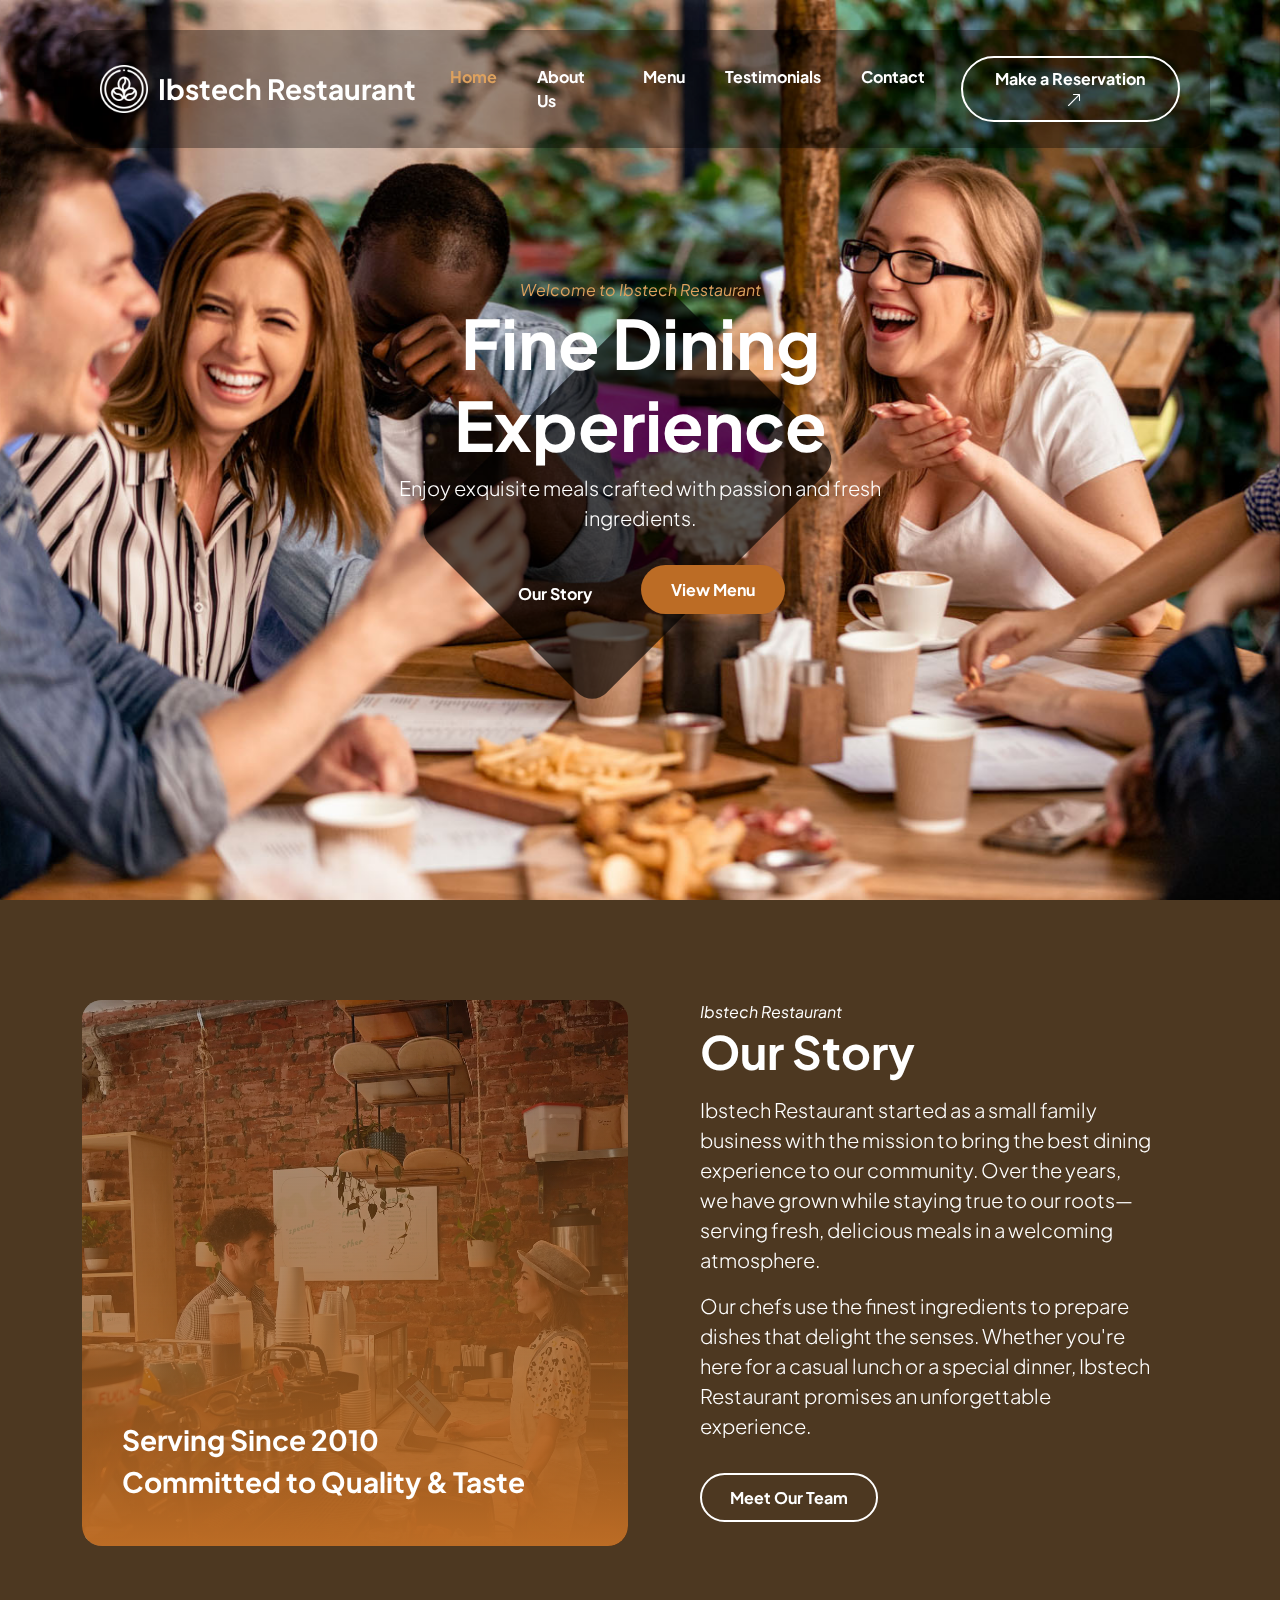
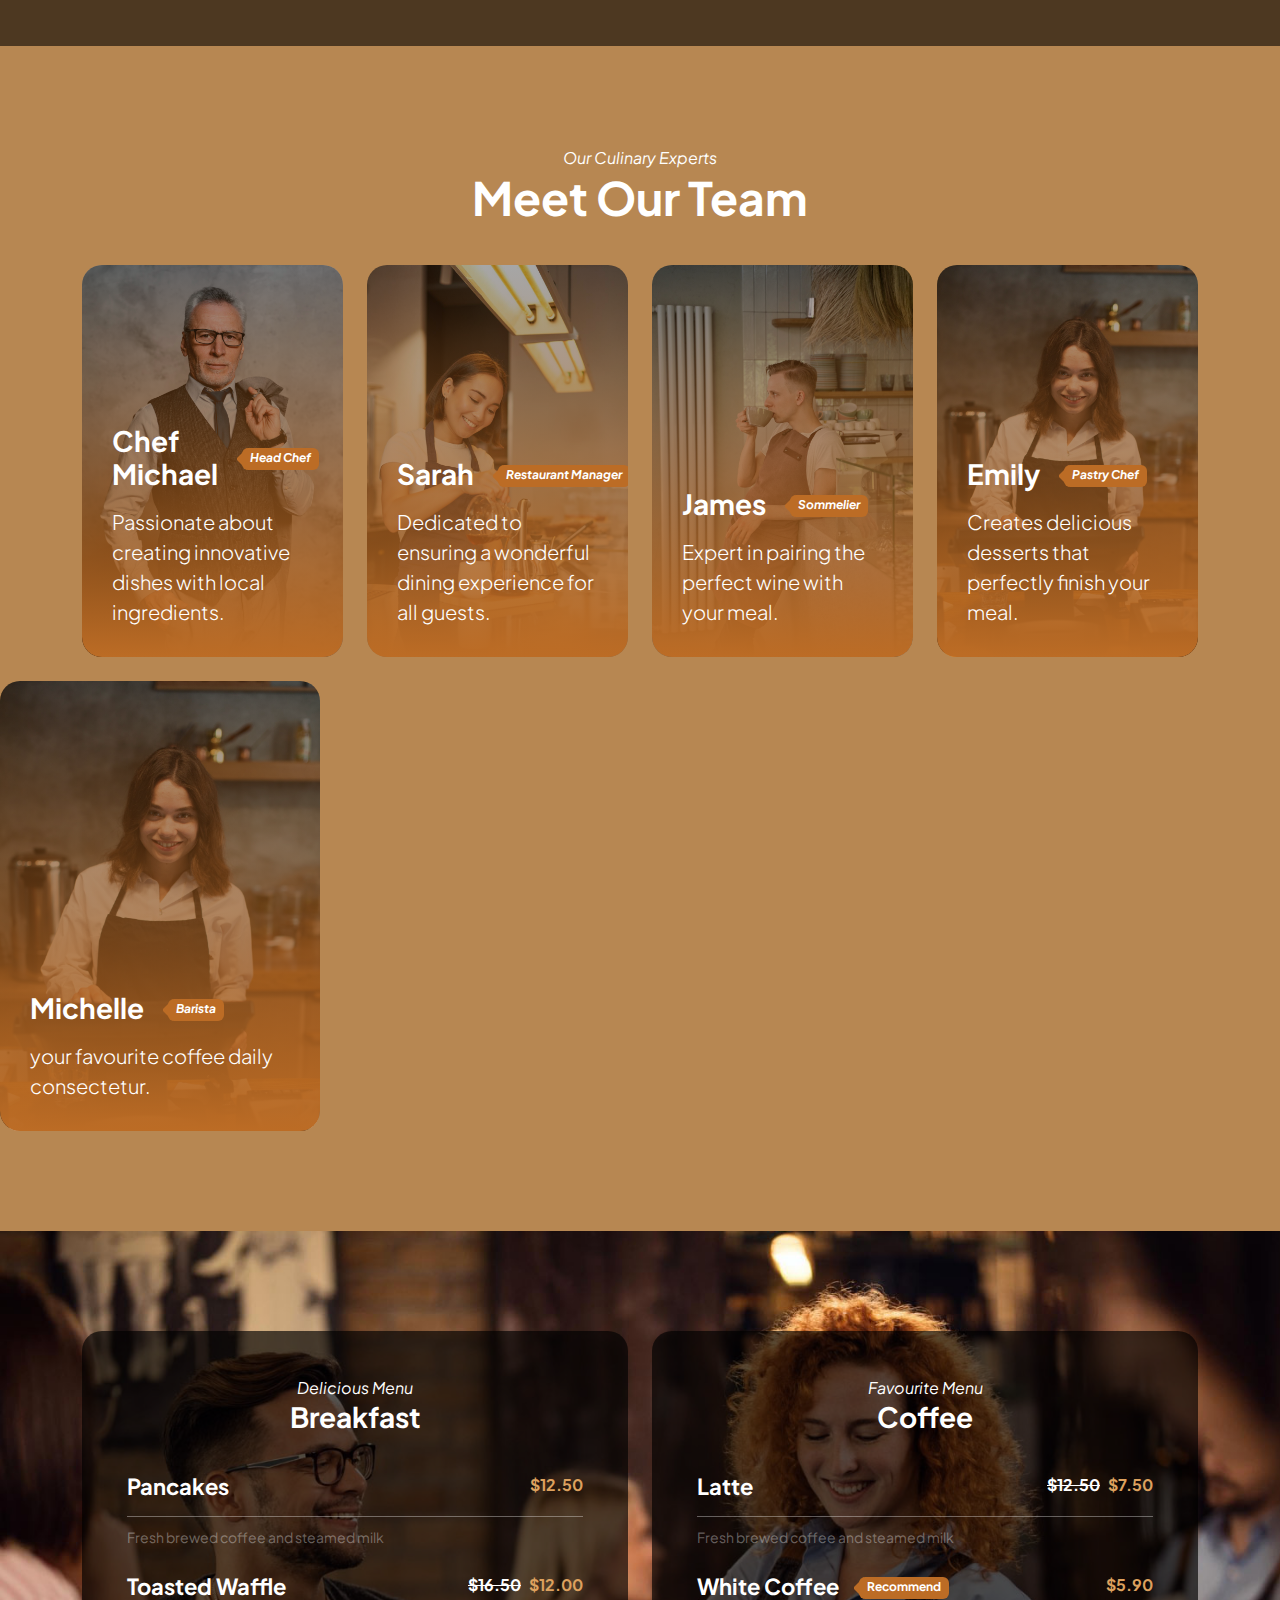
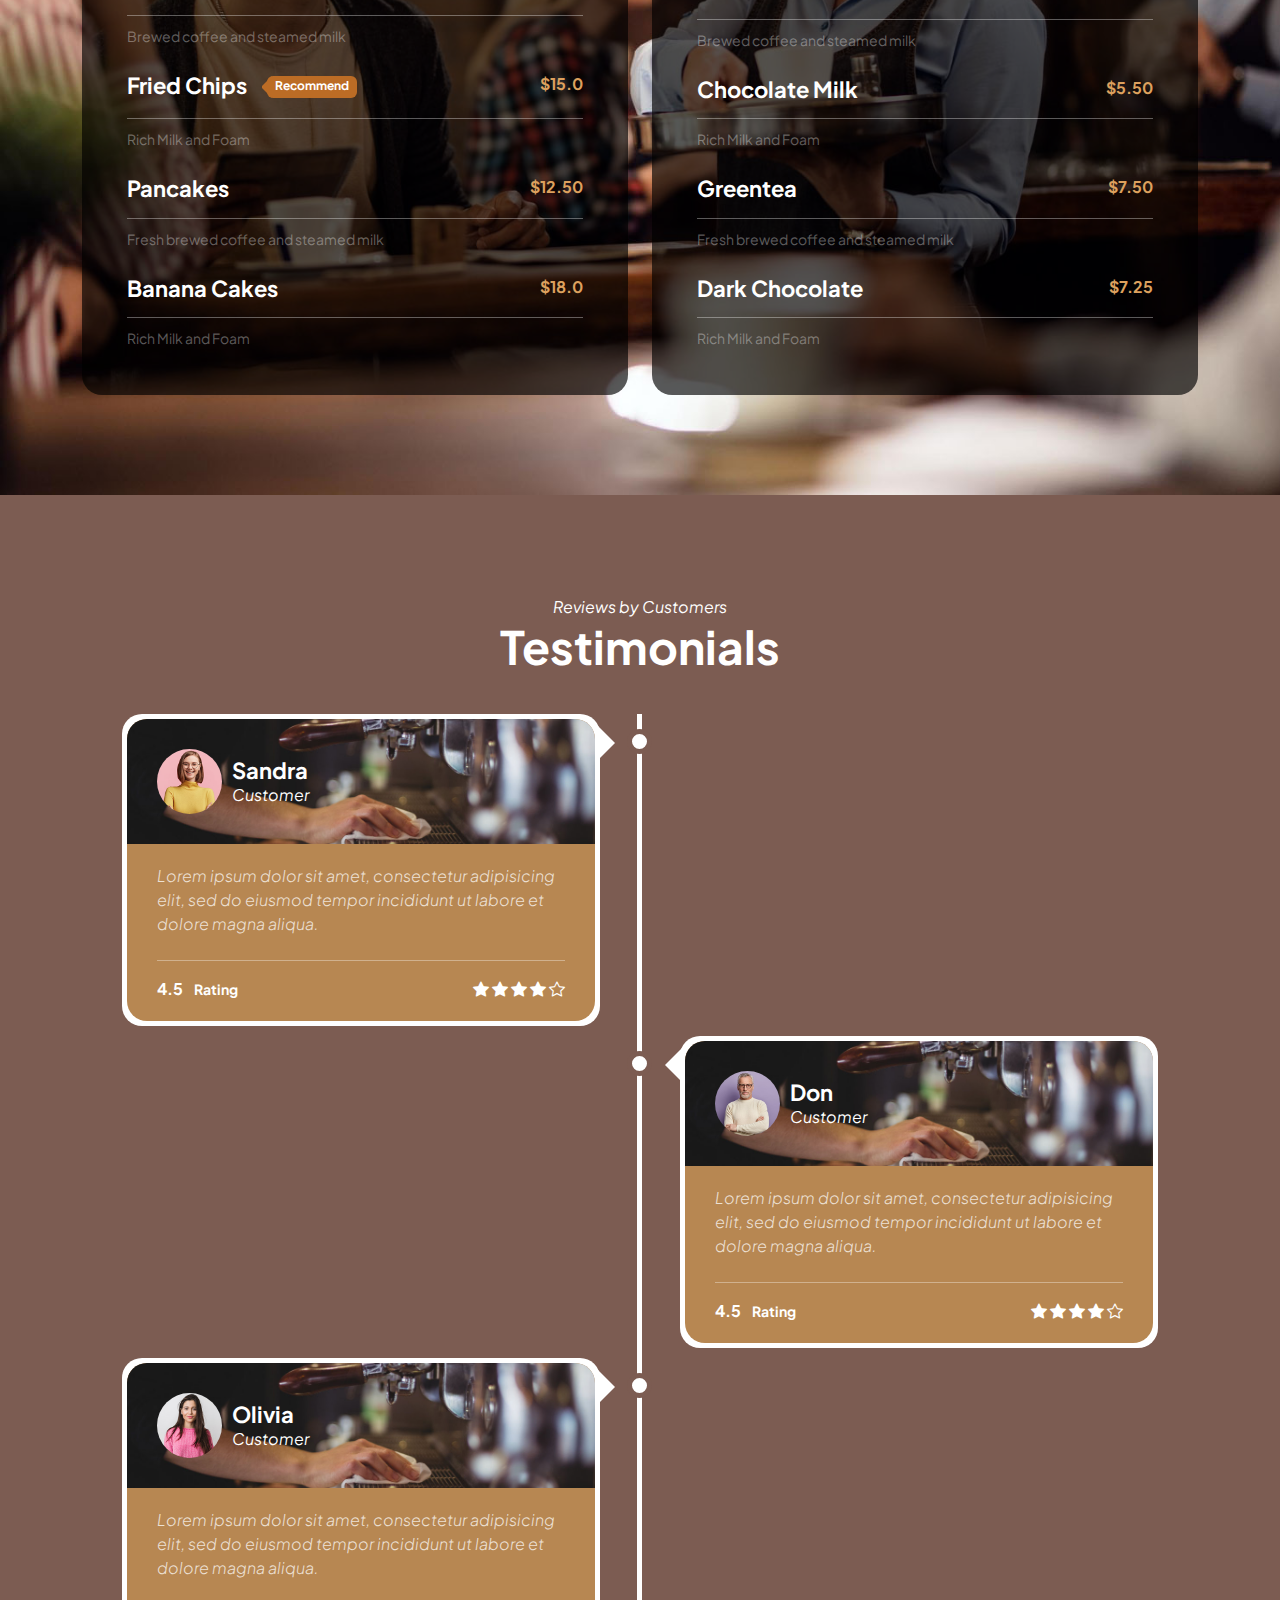
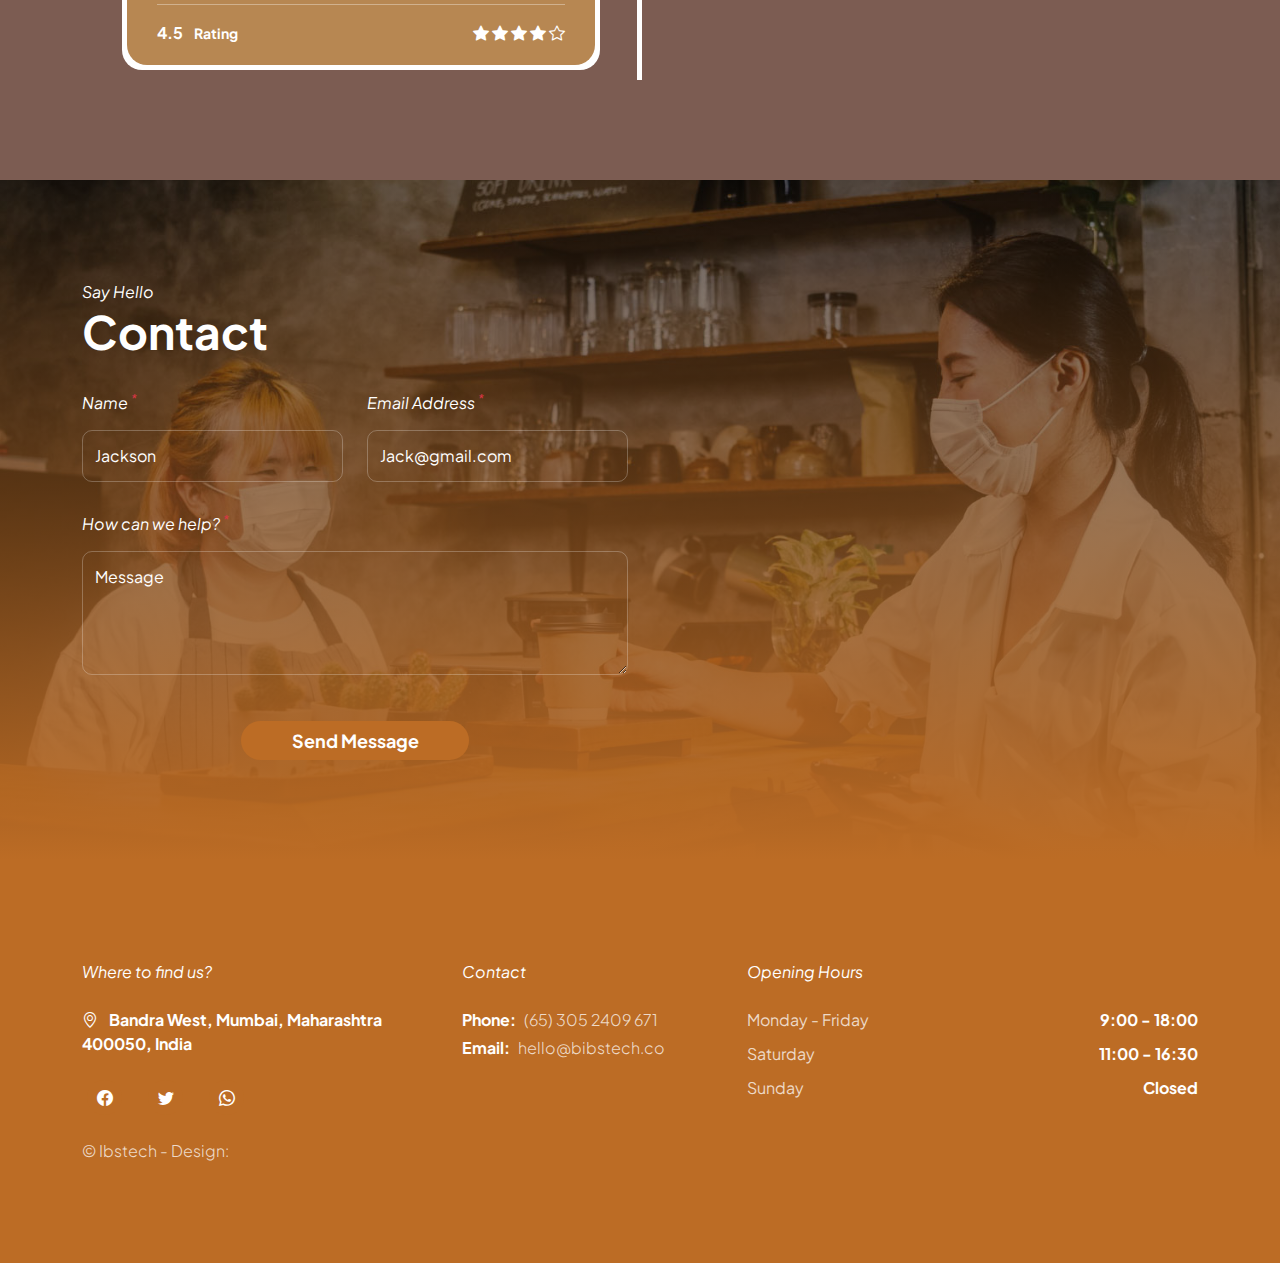
<file: index.html>
<!doctype html>
<html lang="en">
<head>
    <meta charset="utf-8" />
    <meta name="viewport" content="width=device-width, initial-scale=1" />
    <meta name="description" content="Ibstech Restaurant - Fine Dining Experience" />
    <meta name="author" content="Ibstech" />

    <title>Ibstech Restaurant</title>

    <!-- CSS FILES -->                
    <link rel="preconnect" href="https://fonts.googleapis.com" />
    <link rel="preconnect" href="https://fonts.gstatic.com" crossorigin />
    <link href="https://fonts.googleapis.com/css2?family=Plus+Jakarta+Sans:ital,wght@0,200;0,400;0,600;0,700;1,200;1,700&display=swap" rel="stylesheet" />
    <link href="css/bootstrap.min.css" rel="stylesheet" />
    <link href="css/bootstrap-icons.css" rel="stylesheet" />
    <link href="css/vegas.min.css" rel="stylesheet" />
    <link href="css/ibstech.css" rel="stylesheet" />
</head>

<body>

    <main>
        <nav class="navbar navbar-expand-lg">
            <div class="container">
                <a class="navbar-brand d-flex align-items-center" href="index.html">
                    <img src="images/coffee-beans.png" class="navbar-brand-image img-fluid" alt="Ibstech Restaurant" />
                    Ibstech Restaurant
                </a>

                <button class="navbar-toggler" type="button" data-bs-toggle="collapse" data-bs-target="#navbarNav" 
                        aria-controls="navbarNav" aria-expanded="false" aria-label="Toggle navigation">
                    <span class="navbar-toggler-icon"></span>
                </button>

                <div class="collapse navbar-collapse" id="navbarNav">
                    <ul class="navbar-nav ms-lg-auto">
                        <li class="nav-item">
                            <a class="nav-link click-scroll" href="#section_1">Home</a>
                        </li>

                        <li class="nav-item">
                            <a class="nav-link click-scroll" href="#section_2">About Us</a>
                        </li>

                        <li class="nav-item">
                            <a class="nav-link click-scroll" href="#section_3">Menu</a>
                        </li>

                        <li class="nav-item">
                            <a class="nav-link click-scroll" href="#section_4">Testimonials</a>
                        </li>

                        <li class="nav-item">
                            <a class="nav-link click-scroll" href="#section_5">Contact</a>
                        </li>
                    </ul>

                    <div class="ms-lg-3">
                        <a class="btn custom-btn custom-border-btn" href="reservation.html">
                            Make a Reservation
                            <i class="bi-arrow-up-right ms-2"></i>
                        </a>
                    </div>
                </div>
            </div>
        </nav>

        <section class="hero-section d-flex justify-content-center align-items-center" id="section_1">
            <div class="container">
                <div class="row align-items-center">

                    <div class="col-lg-6 col-12 mx-auto">
                        <em class="small-text">Welcome to Ibstech Restaurant</em>
                        <h1>Fine Dining Experience</h1>

                        <p class="text-white mb-4 pb-lg-2">
                            Enjoy exquisite meals crafted with passion and fresh ingredients.
                        </p>

                        <a class="btn custom-btn custom-border-btn smoothscroll me-3" href="#section_2">
                            Our Story
                        </a>

                        <a class="btn custom-btn smoothscroll me-2 mb-2" href="#section_3"><strong>View Menu</strong></a>
                    </div>

                </div>
            </div>

            <div class="hero-slides"></div>
        </section>

        <section class="about-section section-padding" id="section_2">
            <div class="section-overlay"></div>
            <div class="container">
                <div class="row align-items-center">

                    <div class="col-lg-6 col-12">
                        <div class="ratio ratio-1x1">
                            <video autoplay loop muted class="custom-video" poster="">
                                <source src="videos/pexels-mike-jones-9046237.mp4" type="video/mp4" />
                                Your browser does not support the video tag.
                            </video>

                            <div class="about-video-info d-flex flex-column">
                                <h4 class="mt-auto">Serving Since 2010</h4>
                                <h4>Committed to Quality & Taste</h4>
                            </div>
                        </div>
                    </div>

                    <div class="col-lg-5 col-12 mt-4 mt-lg-0 mx-auto">
                        <em class="text-white">Ibstech Restaurant</em>
                        <h2 class="text-white mb-3">Our Story</h2>

                        <p class="text-white">
                            Ibstech Restaurant started as a small family business with the mission to bring the best dining experience to our community. Over the years, we have grown while staying true to our roots—serving fresh, delicious meals in a welcoming atmosphere.
                        </p>

                        <p class="text-white">
                            Our chefs use the finest ingredients to prepare dishes that delight the senses. Whether you're here for a casual lunch or a special dinner, Ibstech Restaurant promises an unforgettable experience.
                        </p>

                        <a href="#team-section" class="smoothscroll btn custom-btn custom-border-btn mt-3 mb-4">Meet Our Team</a>
                    </div>

                </div>
            </div>
        </section>

        <section class="team-section section-padding section-bg" id="team-section">
            <div class="container">
                <div class="row justify-content-center">

                    <div class="col-lg-12 col-12 text-center mb-4 pb-lg-2">
                        <em class="text-white">Our Culinary Experts</em>
                        <h2 class="text-white">Meet Our Team</h2>
                    </div>

                    <div class="col-lg-3 col-md-6 col-12 mb-4">
                        <div class="team-block-wrap">
                            <div class="team-block-info d-flex flex-column">
                                <div class="d-flex mt-auto mb-3">
                                    <h4 class="text-white mb-0">Chef Michael</h4>
                                    <p class="badge ms-4"><em>Head Chef</em></p>
                                </div>
                                <p class="text-white mb-0">Passionate about creating innovative dishes with local ingredients.</p>
                            </div>
                            <div class="team-block-image-wrap">
                                <img src="images/team/portrait-elegant-old-man-wearing-suit.jpg" class="team-block-image img-fluid" alt="Chef Michael" />
                            </div>
                        </div>
                    </div>

                    <div class="col-lg-3 col-md-6 col-12 mb-4">
                        <div class="team-block-wrap">
                            <div class="team-block-info d-flex flex-column">
                                <div class="d-flex mt-auto mb-3">
                                    <h4 class="text-white mb-0">Sarah</h4>
                                    <p class="badge ms-4"><em>Restaurant Manager</em></p>
                                </div>
                                <p class="text-white mb-0">Dedicated to ensuring a wonderful dining experience for all guests.</p>
                            </div>
                            <div class="team-block-image-wrap">
                                <img src="images/team/cute-korean-barista-girl-pouring-coffee-prepare-filter-batch-brew-pour-working-cafe.jpg" class="team-block-image img-fluid" alt="Sarah" />
                            </div>
                        </div>
                    </div>

                    <div class="col-lg-3 col-md-6 col-12 mb-4">
                        <div class="team-block-wrap">
                            <div class="team-block-info d-flex flex-column">
                                <div class="d-flex mt-auto mb-3">
                                    <h4 class="text-white mb-0">James</h4>
                                    <p class="badge ms-4"><em>Sommelier</em></p>
                                </div>
                                <p class="text-white mb-0">Expert in pairing the perfect wine with your meal.</p>
                            </div>
                            <div class="team-block-image-wrap">
                                <img src="images/team/small-business-owner-drinking-coffee.jpg" class="team-block-image img-fluid" alt="James" />
                            </div>
                        </div>
                    </div>

                    <div class="col-lg-3 col-md-6 col-12 mb-4">
                        <div class="team-block-wrap">
                            <div class="team-block-info d-flex flex-column">
                                <div class="d-flex mt-auto mb-3">
                                    <h4 class="text-white mb-0">Emily</h4>
                                    <p class="badge ms-4"><em>Pastry Chef</em></p>
                                </div>
                                <p class="text-white mb-0">Creates delicious desserts that perfectly finish your meal.</p>
                            </div>
                            <div class="team-block-image-wrap">
                                <img src="images/team/smiley-business-woman-working-cashier.jpg" class="team-block-image img-fluid" alt="Emily" />
                            </div>
                        </div>
                    </div>

                </div>
            </div>
      





                            <div class="col-lg-3 col-md-6 col-12">
                                <div class="team-block-wrap">
                                    <div class="team-block-info d-flex flex-column">
                                        <div class="d-flex mt-auto mb-3">
                                            <h4 class="text-white mb-0">Michelle</h4>

                                            <p class="badge ms-4"><em>Barista</em></p>
                                        </div>

                                        <p class="text-white mb-0">your favourite coffee daily consectetur.</p>
                                    </div>

                                    <div class="team-block-image-wrap">
                                        <img src="images/team/smiley-business-woman-working-cashier.jpg" class="team-block-image img-fluid" alt="">
                                    </div>
                                </div>
                            </div>

                        </div>
                    </div>
                </section>


                <section class="menu-section section-padding" id="section_3">
                    <div class="container">
                        <div class="row">

                            <div class="col-lg-6 col-12 mb-4 mb-lg-0">
                                <div class="menu-block-wrap">
                                    <div class="text-center mb-4 pb-lg-2">
                                        <em class="text-white">Delicious Menu</em>
                                        <h4 class="text-white">Breakfast</h4>
                                    </div>

                                    <div class="menu-block">
                                        <div class="d-flex">
                                            <h6>Pancakes</h6>
                                        
                                            <span class="underline"></span>

                                            <strong class="ms-auto">$12.50</strong>
                                        </div>

                                        <div class="border-top mt-2 pt-2">
                                            <small>Fresh brewed coffee and steamed milk</small>
                                        </div>
                                    </div>

                                    <div class="menu-block my-4">
                                        <div class="d-flex">
                                            <h6>
                                                Toasted Waffle
                                            </h6>
                                        
                                            <span class="underline"></span>

                                            <strong class="text-white ms-auto"><del>$16.50</del></strong>

                                            <strong class="ms-2">$12.00</strong>
                                        </div>

                                        <div class="border-top mt-2 pt-2">
                                            <small>Brewed coffee and steamed milk</small>
                                        </div>
                                    </div>

                                    <div class="menu-block">
                                        <div class="d-flex">
                                            <h6>Fried Chips
                                                <span class="badge ms-3">Recommend</span>
                                            </h6>
                                        
                                            <span class="underline"></span>

                                            <strong class="ms-auto">$15.0</strong>
                                        </div>

                                        <div class="border-top mt-2 pt-2">
                                            <small>Rich Milk and Foam</small>
                                        </div>
                                    </div>

                                    <div class="menu-block my-4">
                                        <div class="d-flex">
                                            <h6>Pancakes</h6>
                                        
                                            <span class="underline"></span>

                                            <strong class="ms-auto">$12.50</strong>
                                        </div>

                                        <div class="border-top mt-2 pt-2">
                                            <small>Fresh brewed coffee and steamed milk</small>
                                        </div>
                                    </div>

                                    <div class="menu-block">
                                        <div class="d-flex">
                                            <h6>Banana Cakes</h6>
                                        
                                            <span class="underline"></span>

                                            <strong class="ms-auto">$18.0</strong>
                                        </div>

                                        <div class="border-top mt-2 pt-2">
                                            <small>Rich Milk and Foam</small>
                                        </div>
                                    </div>
                                </div>
                            </div>

                            <div class="col-lg-6 col-12">
                                <div class="menu-block-wrap">
                                    <div class="text-center mb-4 pb-lg-2">
                                        <em class="text-white">Favourite Menu</em>
                                        <h4 class="text-white">Coffee</h4>
                                    </div>

                                    <div class="menu-block">
                                        <div class="d-flex">
                                            <h6>Latte</h6>
                                        
                                            <span class="underline"></span>

                                            <strong class="text-white ms-auto"><del>$12.50</del></strong>

                                            <strong class="ms-2">$7.50</strong>
                                        </div>

                                        <div class="border-top mt-2 pt-2">
                                            <small>Fresh brewed coffee and steamed milk</small>
                                        </div>
                                    </div>

                                    <div class="menu-block my-4">
                                        <div class="d-flex">
                                            <h6>
                                                White Coffee
                                                <span class="badge ms-3">Recommend</span>
                                            </h6>
                                        
                                            <span class="underline"></span>

                                            <strong class="ms-auto">$5.90</strong>
                                        </div>

                                        <div class="border-top mt-2 pt-2">
                                            <small>Brewed coffee and steamed milk</small>
                                        </div>
                                    </div>

                                    <div class="menu-block">
                                        <div class="d-flex">
                                            <h6>Chocolate Milk</h6>
                                        
                                            <span class="underline"></span>

                                            <strong class="ms-auto">$5.50</strong>
                                        </div>

                                        <div class="border-top mt-2 pt-2">
                                            <small>Rich Milk and Foam</small>
                                        </div>
                                    </div>

                                    <div class="menu-block my-4">
                                        <div class="d-flex">
                                            <h6>Greentea</h6>
                                        
                                            <span class="underline"></span>

                                            <strong class="ms-auto">$7.50</strong>
                                        </div>

                                        <div class="border-top mt-2 pt-2">
                                            <small>Fresh brewed coffee and steamed milk</small>
                                        </div>
                                    </div>

                                    <div class="menu-block">
                                        <div class="d-flex">
                                            <h6>Dark Chocolate</h6>
                                        
                                            <span class="underline"></span>

                                            <strong class="ms-auto">$7.25</strong>
                                        </div>

                                        <div class="border-top mt-2 pt-2">
                                            <small>Rich Milk and Foam</small>
                                        </div>
                                    </div>
                                </div>
                            </div>

                        </div>
                    </div>
                </section>


            <section class="reviews-section section-padding section-bg" id="section_4">
    <div class="container">
        <div class="row justify-content-center">

            <div class="col-lg-12 col-12 text-center mb-4 pb-lg-2">
                <em class="text-white">Reviews by Customers</em>
                <h2 class="text-white">Testimonials</h2>
            </div>

            <div class="timeline" role="list">
                <div class="timeline-container timeline-container-left" role="listitem">
                    <div class="timeline-content">
                        <div class="reviews-block">
                            <div class="reviews-block-image-wrap d-flex align-items-center">
                                <img src="images/reviews/young-woman-with-round-glasses-yellow-sweater.jpg" 
                                     class="reviews-block-image img-fluid" 
                                     alt="Portrait of Sandra, customer">

                                <div>
                                    <h6 class="text-white mb-0">Sandra</h6>
                                    <em class="text-white">Customer</em>
                                </div>
                            </div>

                            <div class="reviews-block-info">
                                <blockquote>
                                    <p>Lorem ipsum dolor sit amet, consectetur adipisicing elit, sed do eiusmod tempor incididunt ut labore et dolore magna aliqua.</p>
                                </blockquote>

                                <div class="d-flex border-top pt-3 mt-4">
                                    <strong class="text-white" aria-label="4.5 star rating">4.5 <small class="ms-2">Rating</small></strong>

                                    <div class="reviews-group ms-auto" aria-hidden="true">
                                        <i class="bi-star-fill"></i>
                                        <i class="bi-star-fill"></i>
                                        <i class="bi-star-fill"></i>
                                        <i class="bi-star-fill"></i>
                                        <i class="bi-star"></i>
                                    </div>
                                </div>
                            </div>
                        </div>
                    </div>
                </div>

                <div class="timeline-container timeline-container-right" role="listitem">
                    <div class="timeline-content">
                        <div class="reviews-block">
                            <div class="reviews-block-image-wrap d-flex align-items-center">
                                <img src="images/reviews/senior-man-white-sweater-eyeglasses.jpg" 
                                     class="reviews-block-image img-fluid" 
                                     alt="Portrait of Don, customer">

                                <div>
                                    <h6 class="text-white mb-0">Don</h6>
                                    <em class="text-white">Customer</em>
                                </div>
                            </div>

                            <div class="reviews-block-info">
                                <blockquote>
                                    <p>Lorem ipsum dolor sit amet, consectetur adipisicing elit, sed do eiusmod tempor incididunt ut labore et dolore magna aliqua.</p>
                                </blockquote>

                                <div class="d-flex border-top pt-3 mt-4">
                                    <strong class="text-white" aria-label="4.5 star rating">4.5 <small class="ms-2">Rating</small></strong>

                                    <div class="reviews-group ms-auto" aria-hidden="true">
                                        <i class="bi-star-fill"></i>
                                        <i class="bi-star-fill"></i>
                                        <i class="bi-star-fill"></i>
                                        <i class="bi-star-fill"></i>
                                        <i class="bi-star"></i>
                                    </div>
                                </div>
                            </div>
                        </div>
                    </div>
                </div>

                <div class="timeline-container timeline-container-left" role="listitem">
                    <div class="timeline-content">
                        <div class="reviews-block">
                            <div class="reviews-block-image-wrap d-flex align-items-center">
                                <img src="images/reviews/young-beautiful-woman-pink-warm-sweater-natural-look-smiling-portrait-isolated-long-hair.jpg" 
                                     class="reviews-block-image img-fluid" 
                                     alt="Portrait of Olivia, customer">

                                <div>
                                    <h6 class="text-white mb-0">Olivia</h6>
                                    <em class="text-white">Customer</em>
                                </div>
                            </div>

                            <div class="reviews-block-info">
                                <blockquote>
                                    <p>Lorem ipsum dolor sit amet, consectetur adipisicing elit, sed do eiusmod tempor incididunt ut labore et dolore magna aliqua.</p>
                                </blockquote>

                                <div class="d-flex border-top pt-3 mt-4">
                                    <strong class="text-white" aria-label="4.5 star rating">4.5 <small class="ms-2">Rating</small></strong>

                                    <div class="reviews-group ms-auto" aria-hidden="true">
                                        <i class="bi-star-fill"></i>
                                        <i class="bi-star-fill"></i>
                                        <i class="bi-star-fill"></i>
                                        <i class="bi-star-fill"></i>
                                        <i class="bi-star"></i>
                                    </div>
                                </div>
                            </div>
                        </div>
                    </div>
                </div>
            </div>

        </div>
    </div>
</section>

<section class="contact-section section-padding" id="section_5">
    <div class="container">
        <div class="row">   

            <div class="col-lg-12 col-12">
                <em class="text-white">Say Hello</em>
                <h2 class="text-white mb-4 pb-lg-2">Contact</h2>
            </div>

            <div class="col-lg-6 col-12">
                <form action="#" method="post" class="custom-form contact-form" role="form" novalidate>

                    <div class="row">
                        <div class="col-lg-6 col-12">
                            <label for="name" class="form-label">Name <sup class="text-danger">*</sup></label>
                            <input type="text" name="name" id="name" class="form-control" placeholder="Jackson" required aria-required="true" />
                        </div>

                        <div class="col-lg-6 col-12">
                            <label for="email" class="form-label">Email Address <sup class="text-danger">*</sup></label>
                            <input type="email" name="email" id="email" class="form-control" placeholder="Jack@gmail.com" required aria-required="true" />
                        </div>

                        <div class="col-12">
                            <label for="message" class="form-label">How can we help? <sup class="text-danger">*</sup></label>
                            <textarea name="message" rows="4" class="form-control" id="message" placeholder="Message" required aria-required="true"></textarea>
                        </div>
                    </div>

                    <div class="col-lg-5 col-12 mx-auto mt-3">
                        <button type="submit" class="btn btn-primary w-100">Send Message</button>
                    </div>
                </form>
            </div>

            <div class="col-lg-6 col-12 mx-auto mt-5 mt-lg-0 ps-lg-5">
                <iframe class="google-map" 
                    src="https://www.google.com/maps/embed?pb=!1m18!1m12!1m3!1d5039.668141741662!2d72.81814769288509!3d19.043340656729775!2m3!1f0!2f0!3f0!3m2!1i1024!2i768!4f13.1!3m3!1m2!1s0x3be7c994f34a7355%3A0x2680d63a6f7e33c2!2sLover%20Point!5e1!3m2!1sen!2sth!4v1692722771770!5m2!1sen!2sth" 
                    width="100%" height="300" style="border:0;" allowfullscreen="" loading="lazy" referrerpolicy="no-referrer-when-downgrade"
                    title="Location map">
                </iframe>  
            </div>

        </div>
    </div>
</section>




             <footer class="site-footer">
    <div class="container">
        <div class="row">

            <div class="col-lg-4 col-12 me-auto">
                <em class="text-white d-block mb-4">Where to find us?</em>

                <address class="text-white">
                    <strong>
                        <i class="bi-geo-alt me-2" aria-hidden="true"></i>
                        Bandra West, Mumbai, Maharashtra 400050, India
                    </strong>
                </address>

                <ul class="social-icon mt-4 list-unstyled d-flex gap-3">
                    <li class="social-icon-item">
                        <a href="#" class="social-icon-link bi-facebook" aria-label="Facebook" target="_blank" rel="noopener noreferrer"></a>
                    </li>

                    <li class="social-icon-item">
                        <a href="https://x.com/" target="_blank" rel="noopener noreferrer" class="social-icon-link bi-twitter" aria-label="Twitter"></a>
                    </li>

                    <li class="social-icon-item">
                        <a href="#" class="social-icon-link bi-whatsapp" aria-label="WhatsApp" target="_blank" rel="noopener noreferrer"></a>
                    </li>
                </ul>
            </div>

            <div class="col-lg-3 col-12 mt-4 mb-3 mt-lg-0 mb-lg-0">
                <em class="text-white d-block mb-4">Contact</em>

                <p class="d-flex mb-1 align-items-center">
                    <strong class="me-2">Phone:</strong>
                    <a href="tel:+653052409671" class="site-footer-link">(65) 305 2409 671</a>
                </p>

                <p class="d-flex align-items-center">
                    <strong class="me-2">Email:</strong>
                    <a href="mailto:hello@ibstech.co" class="site-footer-link">hello@bibstech.co</a>
                </p>
            </div>

            <div class="col-lg-5 col-12">
                <em class="text-white d-block mb-4">Opening Hours</em>

                <ul class="opening-hours-list list-unstyled">
                    <li class="d-flex justify-content-between">
                        <span>Monday - Friday</span>
                        <strong>9:00 - 18:00</strong>
                    </li>
                    <li class="d-flex justify-content-between">
                        <span>Saturday</span>
                        <strong>11:00 - 16:30</strong>
                    </li>
                    <li class="d-flex justify-content-between">
                        <span>Sunday</span>
                        <strong>Closed</strong>
                    </li>
                </ul>
            </div>

            <div class="col-lg-8 col-12 mt-4">
                <p class="copyright-text mb-0">
                    &copy; Ibstech - Design: 
         
                </p>
            </div>

        </div>
    </div>
</footer>

</main>

<!-- JAVASCRIPT FILES -->
<script src="js/jquery.min.js"></script>
<script src="js/bootstrap.min.js"></script>
<script src="js/jquery.sticky.js"></script>
<script src="js/click-scroll.js"></script>
<script src="js/vegas.min.js"></script>
<script src="js/custom.js"></script>

</body>
</html>
</file>
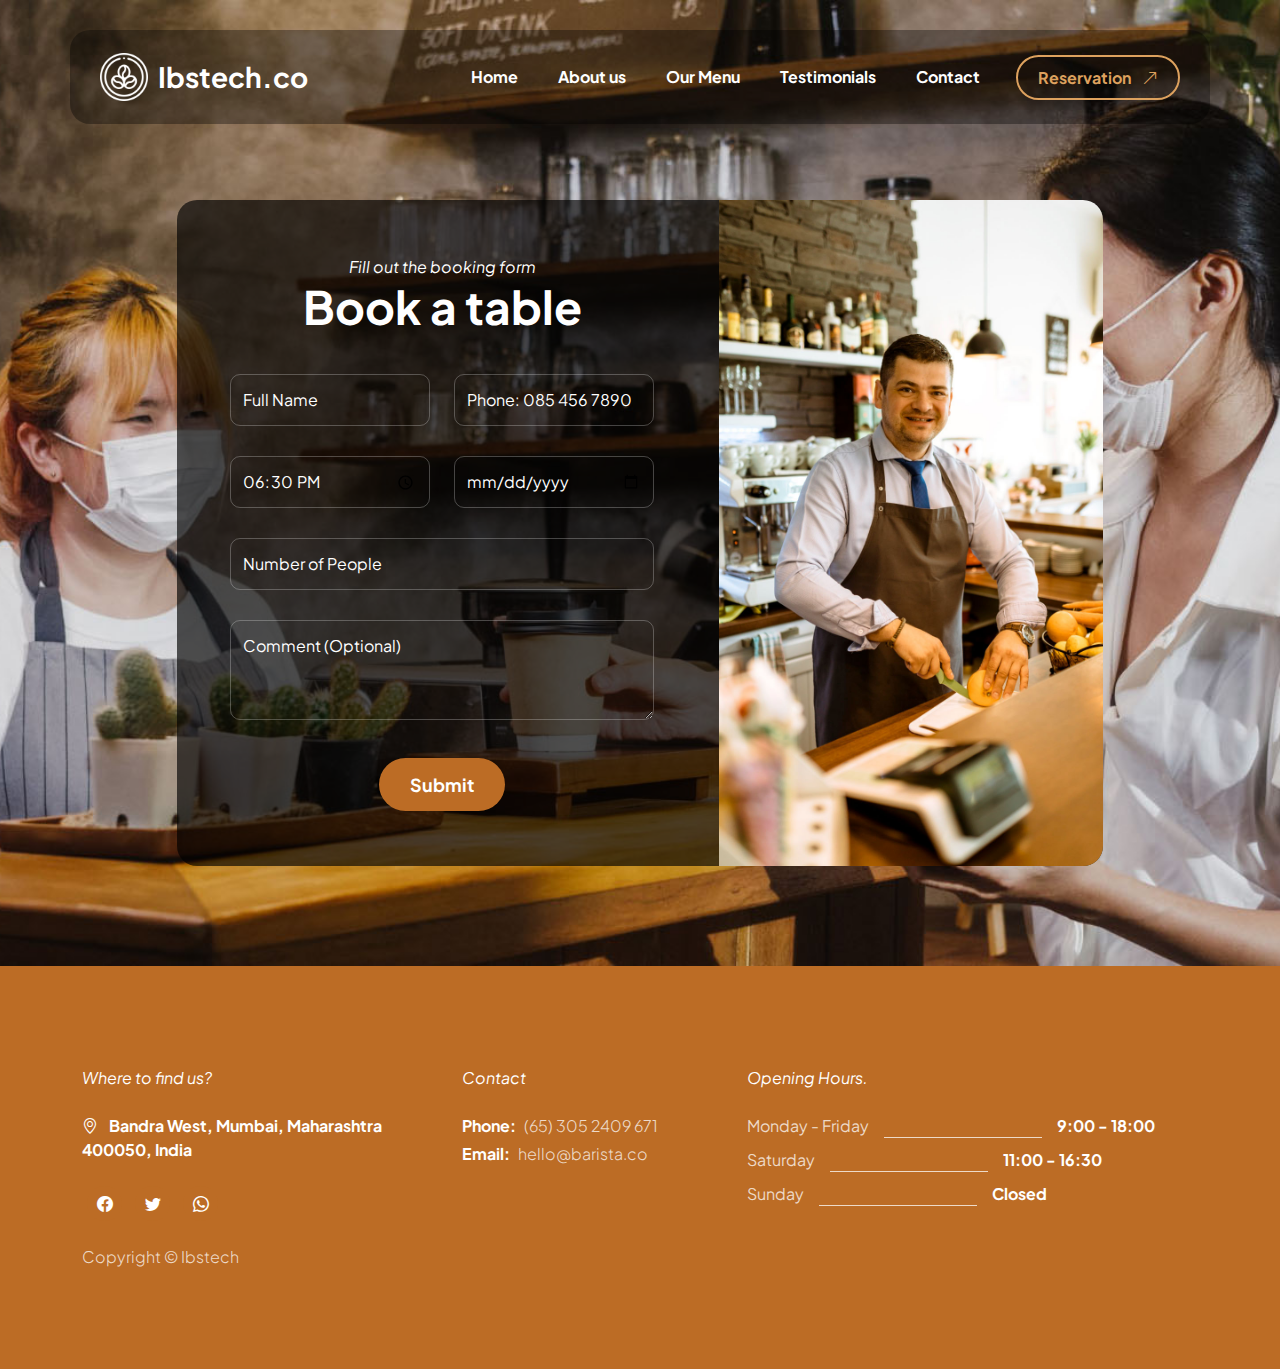
<file: reservation.html>
<!doctype html>
<html lang="en">
    <head>
        <meta charset="utf-8">
        <meta name="viewport" content="width=device-width, initial-scale=1">

        <meta name="description" content="">
        <meta name="author" content="">

        <title>Ibstech - HTML Reservation Form</title>

        <!-- CSS FILES -->                
        <link rel="preconnect" href="https://fonts.googleapis.com">
        
        <link rel="preconnect" href="https://fonts.gstatic.com" crossorigin>

        <link href="https://fonts.googleapis.com/css2?family=Plus+Jakarta+Sans:ital,wght@0,200;0,400;0,600;0,700;1,200;1,700&display=swap" rel="stylesheet">
            
        <link href="css/bootstrap.min.css" rel="stylesheet">

        <link href="css/bootstrap-icons.css" rel="stylesheet">

        <link href="css/vegas.min.css" rel="stylesheet">

        <link href="css/ibstech.css" rel="stylesheet">

    </head>
    
    <body class="reservation-page">
                
            <main>
                <nav class="navbar navbar-expand-lg">                
                    <div class="container">
                        <a class="navbar-brand d-flex align-items-center" href="index.html">
                            <img src="images/coffee-beans.png" class="navbar-brand-image img-fluid" alt="">
                            Ibstech.co
                        </a>
        
                        <button class="navbar-toggler" type="button" data-bs-toggle="collapse" data-bs-target="#navbarNav" aria-controls="navbarNav" aria-expanded="false" aria-label="Toggle navigation">
                            <span class="navbar-toggler-icon"></span>
                        </button>
        
                        <div class="collapse navbar-collapse" id="navbarNav">
                            <ul class="navbar-nav ms-lg-auto">
                                <li class="nav-item">
                                    <a class="nav-link" href="index.html#section_1">Home</a>
                                </li>
        
                                <li class="nav-item">
                                    <a class="nav-link" href="index.html#section_2">About us</a>
                                </li>

                                <li class="nav-item">
                                    <a class="nav-link" href="index.html#section_3">Our Menu</a>
                                </li>

                                <li class="nav-item">
                                    <a class="nav-link" href="index.html#section_4">Testimonials</a>
                                </li>

                                <li class="nav-item">
                                    <a class="nav-link" href="index.html#section_5">Contact</a>
                                </li>
                            </ul>

                            <div class="ms-lg-3">
                                <a class="btn custom-btn custom-border-btn" href="reservation.html">
                                    Reservation
                                    <i class="bi-arrow-up-right ms-2"></i>
                                </a>
                            </div>
                        </div>
                    </div>
                </nav>
                

                <section class="booking-section section-padding">
                <div class="container">
                    <div class="row">

                        <div class="col-lg-10 col-12 mx-auto">
                            <div class="booking-form-wrap">
                                <div class="row">
                                    <div class="col-lg-7 col-12 p-0">
                                        <form class="custom-form booking-form" action="#" method="post" role="form">
                                            <div class="text-center mb-4 pb-lg-2">
                                                <em class="text-white">Fill out the booking form</em>

                                                <h2 class="text-white">Book a table</h2>
                                            </div>

                                            <div class="booking-form-body">
                                                <div class="row">
                                                    <div class="col-lg-6 col-12">
                                                        <input type="text" name="booking-form-name" id="booking-form-name" class="form-control" placeholder="Full Name" required>
                                                    </div>

                                                    <div class="col-lg-6 col-12">
                                                        <input type="tel" class="form-control" name="booking-form-phone" placeholder="Phone: 085 456 7890" pattern="[0-9]{3}-[0-9]{3}-[0-9]{4}" required="">
                                                    </div>

                                                    <div class="col-lg-6 col-12">
                                                        <input class="form-control" type="time" name="booking-form-time" value="18:30">
                                                    </div>

                                                    <div class="col-lg-6 col-12">
                                                        <input type="date" name="booking-form-date" id="booking-form-date" class="form-control" placeholder="Date" required="">
                                                    </div>

                                                    <div class="col-lg-12 col-12">
                                                        <input type="number" name="booking-form-number" id="booking-form-number" class="form-control" placeholder="Number of People" required="">

                                                        <textarea name="booking-form-message" rows="3" class="form-control" id="booking-form-message" placeholder="Comment (Optional)"></textarea>
                                                    </div>

                                                    <div class="col-lg-4 col-md-10 col-8 mx-auto mt-2">
                                                        <button type="submit" class="form-control">Submit</button>
                                                    </div>
                                                </div>
                                            </div>
                                        </form>
                                    </div>

                                    <div class="col-lg-5 col-12 p-0">
                                        <div class="booking-form-image-wrap">
                                            
                                            <img src="images/barman-with-fruits.jpg" class="booking-form-image img-fluid" alt="">
                                        </div>

                                    </div>
                                </div>
                            </div>

                        </div>
                    </div>
                </section>


                <footer class="site-footer">
                    <div class="container">
                        <div class="row">

                            <div class="col-lg-4 col-12 me-auto">
                                <em class="text-white d-block mb-4">Where to find us?</em>

                                <strong class="text-white">
                                    <i class="bi-geo-alt me-2"></i>
                                    Bandra West, Mumbai, Maharashtra 400050, India
                                </strong>

                                <ul class="social-icon mt-4">
                                    <li class="social-icon-item">
                                        <a href="#" class="social-icon-link bi-facebook">
                                        </a>
                                    </li>
        
                                    <li class="social-icon-item">
                                        <a href="https://x.com/minthu" target="_new" class="social-icon-link bi-twitter">
                                        </a>
                                    </li>

                                    <li class="social-icon-item">
                                        <a href="#" class="social-icon-link bi-whatsapp">
                                        </a>
                                    </li>
                                </ul>
                            </div>

                            <div class="col-lg-3 col-12 mt-4 mb-3 mt-lg-0 mb-lg-0">
                                <em class="text-white d-block mb-4">Contact</em>

                                <p class="d-flex mb-1">
                                    <strong class="me-2">Phone:</strong>
                                    <a href="tel: 305-240-9671" class="site-footer-link">
                                        (65) 
                                        305 2409 671
                                    </a>
                                </p>

                                <p class="d-flex">
                                    <strong class="me-2">Email:</strong>

                                    <a href="mailto:info@yourgmail.com" class="site-footer-link">
                                        hello@barista.co
                                    </a>
                                </p>
                            </div>


                            <div class="col-lg-5 col-12">
                                <em class="text-white d-block mb-4">Opening Hours.</em>

                                <ul class="opening-hours-list">
                                    <li class="d-flex">
                                        Monday - Friday
                                        <span class="underline"></span>

                                        <strong>9:00 - 18:00</strong>
                                    </li>

                                    <li class="d-flex">
                                        Saturday
                                        <span class="underline"></span>

                                        <strong>11:00 - 16:30</strong>
                                    </li>

                                    <li class="d-flex">
                                        Sunday
                                        <span class="underline"></span>

                                        <strong>Closed</strong>
                                    </li>
                                </ul>
                            </div>

                            <div class="col-lg-8 col-12 mt-4">
                                <p class="copyright-text mb-0">Copyright &COPY; Ibstech
                                 
                            </div>

                    </div>
                </footer>
            </main>


        <!-- JAVASCRIPT FILES -->
        <script src="js/jquery.min.js"></script>
        <script src="js/bootstrap.min.js"></script>
        <script src="js/jquery.sticky.js"></script>
        <script src="js/vegas.min.js"></script>
        <script src="js/custom.js"></script>

    </body>
</html>
</file>
<file: css/ibstech.css>
:root {
  --white-color:                  #ffffff;
  --primary-color:                #BC6C25;
  --secondary-color:              #DDA15E;
  --section-bg-color:             #b78752;
  --custom-btn-bg-color:          #BC6C25;
  --custom-btn-bg-hover-color:    #DDA15E;
  --dark-color:                   #000000;
  --p-color:                      #717275;
  --border-color:                 #7fffd4;
  --link-hover-color:             #E76F51;

  --body-font-family:             'Plus Jakarta Sans', sans-serif;

  --h1-font-size:                 68px;
  --h2-font-size:                 46px;
  --h3-font-size:                 32px;
  --h4-font-size:                 28px;
  --h5-font-size:                 24px;
  --h6-font-size:                 22px;
  --p-font-size:                  20px;
  --btn-font-size:                16px;
  --form-btn-font-size:           18px;
  --menu-font-size:               16px;

  --border-radius-large:          100px;
  --border-radius-medium:         20px;
  --border-radius-small:          10px;

  --font-weight-thin:             200;
  --font-weight-light:            300;
  --font-weight-normal:           400;
  --font-weight-bold:             700;
}

body {
  background-color: var(--white-color);
  font-family: var(--body-font-family); 
}


/*---------------------------------------
  TYPOGRAPHY               
-----------------------------------------*/

h2,
h3,
h4,
h5,
h6 {
  color: var(--dark-color);
}

h1,
h2,
h3,
h4,
h5,
h6 {
  font-weight: var(--font-weight-bold);
}

h1 {
  font-size: var(--h1-font-size);
}

h2 {
  font-size: var(--h2-font-size);
}

h3 {
  font-size: var(--h3-font-size);
}

h4 {
  font-size: var(--h4-font-size);
}

h5 {
  font-size: var(--h5-font-size);
}

h6 {
  font-size: var(--h6-font-size);
}

p {
  color: var(--p-color);
  font-size: var(--p-font-size);
  font-weight: var(--font-weight-light);
}

ul li {
  color: var(--p-color);
  font-size: var(--p-font-size);
  font-weight: var(--font-weight-light);
}

a, 
button {
  touch-action: manipulation;
  transition: all 0.3s;
}

a {
  display: inline-block;
  color: var(--primary-color);
  text-decoration: none;
}

a:hover {
  color: var(--link-hover-color);
}

b,
strong {
  font-weight: var(--font-weight-bold);
}


/*---------------------------------------
  SECTION               
-----------------------------------------*/
.section-padding {
  padding-top: 100px;
  padding-bottom: 100px;
}

.section-bg {
  background-color: var(--section-bg-color);
}

.section-overlay {
  background-color: var(--dark-color);
  position: absolute;
  z-index: 9;
  top: 0;
  left: 0;
  pointer-events: none;
  width: 100%;
  height: 100%;
  opacity: 0.65;
}

.section-overlay + .container {
  position: relative;
  z-index: 22;
}

.back-top-icon {
  font-size: var(--h2-font-size);
}


/*---------------------------------------
  TIMELINE               
-----------------------------------------*/
.timeline {
  position: relative;
  max-width: 1200px;
  margin: 0 auto;
}

.timeline::after {
  content: '';
  position: absolute;
  width: 5px;
  background-color: var(--white-color);
  top: 0;
  bottom: 0;
  left: 50%;
  margin-left: -3px;
}

.timeline-container {
  padding: 10px 40px;
  padding-top: 0;
  position: relative;
  background-color: inherit;
  width: 50%;
}

.timeline-container::after {
  content: '';
  position: absolute;
  width: 25px;
  height: 25px;
  right: -12px;
  background-color: var(--white-color);
  border: 5px solid #7c5c52;
  top: 15px;
  border-radius: 50%;
  z-index: 1;
}

.timeline-container-left {
  left: 0;
}

.timeline-container-right {
  left: 50%;
}

.timeline-container-left::before {
  content: " ";
  height: 0;
  position: absolute;
  top: 9px;
  width: 0;
  z-index: 1;
  right: 25px;
  border: medium solid white;
  border-width: 20px 0 20px 20px;
  border-color: transparent transparent transparent white;
}

.timeline-container-right::before {
  content: " ";
  height: 0;
  position: absolute;
  top: 9px;
  width: 0;
  z-index: 1;
  left: 25px;
  border: medium solid white;
  border-width: 20px 20px 20px 0;
  border-color: transparent white transparent transparent;
}

.timeline-container-right::after {
  left: -13px;
}

.timeline-content {
  padding: 5px;
  background-color: var(--white-color);
  position: relative;
  border-radius: var(--border-radius-medium);
}

@media screen and (max-width: 991px) {
  .timeline::after {
    left: 31px;
  }

  .timeline-container {
    width: 100%;
    padding-left: 70px;
    padding-right: 25px;
  }

  .timeline-container::before {
    left: 58px;
    border: medium solid white;
    border-width: 20px 20px 20px 0;
    border-color: transparent white transparent transparent;
  }

  .timeline-container-left::after, .timeline-container-right::after {
    left: 6px;
  }

  .timeline-container-right {
    left: 0%;
  }
}


/*---------------------------------------
  CUSTOM BUTTON               
-----------------------------------------*/
.custom-btn {
  background: var(--custom-btn-bg-color);
  border: 2px solid transparent;
  border-radius: var(--border-radius-large);
  color: var(--white-color);
  font-size: var(--btn-font-size);
  font-weight: var(--font-weight-bold);
  line-height: normal;
  transition: all 0.3s;
  padding: 12px 28px;
}

.custom-btn:hover {
  background: var(--custom-btn-bg-hover-color);
  color: var(--white-color);
}

.custom-border-btn {
  background: transparent;
  border: 2px solid var(--white-color);
  color: var(--white-color);
}

.custom-border-btn:hover {
  background: var(--white-color);
  color: var(--secondary-color);
}

.custom-btn-bg-white {
  border-color: var(--white-color);
  color: var(--white-color);
}

.custom-btn-italic {
  font-style: italic;
}


/*---------------------------------------
  NAVIGATION BAR & OFFCANVAS              
-----------------------------------------*/
.sticky-wrapper {
  position: absolute;
  z-index: 999999;
  top: 0;
  right: 0;
  left: 0;
}

.sticky-wrapper.is-sticky .container {
  background: rgba(0, 0, 0, 0.65);
  border-radius: var(--border-radius-medium);
  padding: 15px 30px;
}

.navbar {
  background: transparent;
  z-index: 999999;
  padding-top: 30px;
  padding-bottom: 30px;
}

.navbar .container {
  background: rgba(0, 0, 0, 0.35);
  border-radius: var(--border-radius-medium);
  padding: 15px 30px;
}

.navbar-brand,
.navbar-brand:hover {
  font-size: var(--h4-font-size);
  font-weight: var(--font-weight-bold);
  display: block;
  color: var(--white-color);
}

.navbar .navbar-brand-image {
  filter: brightness(0) invert(1);
}

.navbar-brand-image {
  width: 48px;
  height: auto;
  margin-right: 10px;
}

.navbar .custom-btn {
  padding: 10px 20px;
}

.navbar-expand-lg .navbar-nav .nav-link {
  border-radius: var(--border-radius-large);
  margin: 10px;
  padding: 10px;
}

.navbar-nav .nav-link {
  display: inline-block;
  color: var(--white-color);
  font-size: var(--menu-font-size);
  font-weight: var(--font-weight-bold);
  padding-top: 15px;
  padding-bottom: 15px;
}

.navbar-nav .nav-link.active, 
.navbar-nav .nav-link:hover {
  color: var(--secondary-color);
}

.navbar .dropdown-menu {
  background: var(--white-color);
  box-shadow: 0 1rem 3rem rgba(0,0,0,.175);
  border: 0;
  display: inherit;
  opacity: 0;
  min-width: 9rem;
  margin-top: 20px;
  padding: 13px 0 10px 0;
  transition: all 0.3s;
  pointer-events: none;
}

.navbar .dropdown-menu::before {
  content: "";
  width: 0;
  height: 0;
  border-left: 20px solid transparent;
  border-right: 20px solid transparent;
  border-bottom: 15px solid var(--white-color);
  position: absolute;
  top: -10px;
  left: 10px;
}

.navbar .dropdown-item {
  display: inline-block;
  color: var(--p-color);
  font-size: var(--menu-font-size);
  font-weight: var(--font-weight-medium);
  position: relative;
}

.navbar .dropdown-item.active, 
.navbar .dropdown-item:active,
.navbar .dropdown-item:focus, 
.navbar .dropdown-item:hover {
  background: transparent;
  color: var(--link-hover-color);
}

.navbar .dropdown-toggle::after {
  content: "\f282";
  display: inline-block;
  font-family: bootstrap-icons !important;
  font-size: var(--menu-font-size);
  font-style: normal;
  font-weight: normal !important;
  font-variant: normal;
  text-transform: none;
  line-height: 1;
  vertical-align: -.125em;
  -webkit-font-smoothing: antialiased;
  -moz-osx-font-smoothing: grayscale;
  position: relative;
  left: 2px;
  border: 0;
}

@media screen and (min-width: 992px) {
  .navbar .dropdown:hover .dropdown-menu {
    opacity: 1;
    margin-top: 0;
    pointer-events: auto;
  }
}

.navbar-toggler {
  border: 0;
  padding: 0;
  cursor: pointer;
  margin: 0;
  width: 30px;
  height: 35px;
  outline: none;
}

.navbar-toggler:focus {
  outline: none;
  box-shadow: none;
}

.navbar-toggler[aria-expanded="true"] .navbar-toggler-icon {
  background: transparent;
}

.navbar-toggler[aria-expanded="true"] .navbar-toggler-icon:before,
.navbar-toggler[aria-expanded="true"] .navbar-toggler-icon:after {
  transition: top 300ms 50ms ease, -webkit-transform 300ms 350ms ease;
  transition: top 300ms 50ms ease, transform 300ms 350ms ease;
  transition: top 300ms 50ms ease, transform 300ms 350ms ease, -webkit-transform 300ms 350ms ease;
  top: 0;
}

.navbar-toggler[aria-expanded="true"] .navbar-toggler-icon:before {
  transform: rotate(45deg);
}

.navbar-toggler[aria-expanded="true"] .navbar-toggler-icon:after {
  transform: rotate(-45deg);
}

.navbar-toggler .navbar-toggler-icon {
  background: var(--white-color);
  transition: background 10ms 300ms ease;
  display: block;
  width: 30px;
  height: 2px;
  position: relative;
}

.navbar-toggler .navbar-toggler-icon:before,
.navbar-toggler .navbar-toggler-icon:after {
  transition: top 300ms 350ms ease, -webkit-transform 300ms 50ms ease;
  transition: top 300ms 350ms ease, transform 300ms 50ms ease;
  transition: top 300ms 350ms ease, transform 300ms 50ms ease, -webkit-transform 300ms 50ms ease;
  position: absolute;
  right: 0;
  left: 0;
  background: var(--white-color);
  width: 30px;
  height: 2px;
  content: '';
}

.navbar-toggler .navbar-toggler-icon::before {
  top: -8px;
}

.navbar-toggler .navbar-toggler-icon::after {
  top: 8px;
}


/*---------------------------------------
  HERO        
-----------------------------------------*/
.hero-section {
  background-color: var(--dark-color);
  position: relative;
  overflow: hidden;
  min-height: 620px;
  text-align: center;
}

.hero-section::after {
  background-color: rgba(0, 0, 0, 0.65);
  border-radius: var(--border-radius-medium);
  content: "";
  position: absolute;
  top: 55%;
  left: 50%;
  transform: translate(-55%, -50%) rotate(45deg);
  width: 250px;
  height: 350px;
  pointer-events: none;
}

@media screen and (min-width: 991px) {
  .hero-section {
    height: 100vh;
  }
}

.hero-section h1 {
  color: var(--white-color);
}

.small-text {
  color: var(--secondary-color);
}

.hero-section .custom-border-btn {
  border-color: transparent;
}

.hero-section .container {
  position: relative;
  z-index: 9;
}

.hero-slides {
  width: 100%;
  height: 100%;
  position: absolute !important;
}

.opening-hours-list {
  margin: 0;
  padding: 0;
}

.opening-hours-list li {
  color: rgba(255, 255, 255, 0.75);
  font-size: var(--btn-font-size);
  font-weight: var(--font-weight-normal);
  margin-bottom: 10px;
}

.opening-hours-list li .underline {
  background-color: rgba(255, 255, 255, 0.75);
  width: 35%;
  height: 1px;
  margin: auto 15px 0 15px;
}


/*---------------------------------------
  ABOUT              
-----------------------------------------*/
.about-section {
  background-color: var(--secondary-color);
  position: relative;
}

.about-section .ratio {
  border-radius: var(--border-radius-medium);
}

.custom-video {
  border-radius: var(--border-radius-medium);
  width: 100%;
  height: 100%;
  object-fit: cover;
}

.about-image-wrap {
  border-radius: var(--border-radius-medium);
  position: relative;
  overflow: hidden;
}

.about-video-info {
  background-image: linear-gradient(to bottom, rgba(0, 0, 0, 0.35), rgba(188, 108, 37, 1));
  border-radius: var(--border-radius-medium);
  bottom: 0;
  height: auto;
  padding: 40px;
}

.about-video-info h4 {
  color: var(--white-color);
}

.about-section h6 {
  color: var(--secondary-color);
}

.team-block-wrap {
  background-color: var(--secondary-color);
  border-radius: var(--border-radius-medium);
  position: relative;
  overflow: hidden;
  max-height: 450px;
  cursor: pointer;
}

.team-block-wrap:hover .team-block-image {
  transform: scale(1.2);
}

.team-block-image-wrap {
  width: 100%;
}

.team-block-image {
  display: block;
  object-fit: cover;
  width: 100%;
  height: 100%;
  transition: all 0.3s;
}

.team-block-info {
  background-image: linear-gradient(to bottom, rgba(0, 0, 0, 0.35), rgba(188, 108, 37, 1));
  position: absolute;
  z-index: 2;
  top: 0;
  right: 0;
  bottom: 0;
  left: 0;
  padding: 30px;
}

.team-block-info .badge {
  margin: auto;
  top: 2px;
  bottom: 0;
}


/*---------------------------------------
  OUR MENU              
-----------------------------------------*/
.menu-section {
  background-image: url('../images/happy-waitress-giving-coffee-customers-while-serving-them-coffee-shop.jpg');
  background-repeat: no-repeat;
  background-size: cover;
}

.menu-block-wrap {
  background: rgba(0, 0, 0, 0.65);
  border-radius: var(--border-radius-medium);
  padding: 45px;
}

.menu-block .border-top {
  border-top-color: rgba(255, 255, 255, 0.35) !important;
}

.menu-block h6 {
  color: var(--white-color);
}

.menu-block small {
  color: rgba(255, 255, 255, 0.35);
}

.menu-block strong {
  color: var(--secondary-color);
}

.menu-block-image {
  border-radius: 100%;
  width: 350px;
  height: 350px;
  object-fit: cover;
  display: block;
  margin: auto;
  cursor: pointer;
}

.badge {
  background-color: var(--primary-color);
  font-size: 12px;
  position: relative;
  bottom: 4px;
  padding-bottom: 6px;
}

.badge::before {
  content: "";
  position: absolute;
  top: 0;
  bottom: 0;
  left: -5px;
  border-top: 10px solid transparent;
  border-bottom: 10px solid transparent;
  border-right: 10px solid var(--primary-color);
}


/*---------------------------------------
  REVIEWS              
-----------------------------------------*/
.reviews-section {
  background-color: #7c5c52;
}

.reviews-block {
  background-color: var(--section-bg-color);
  border-radius: var(--border-radius-medium);
  position: relative;
  overflow: hidden;
}

.reviews-block .border-top {
  border-top-color: rgba(255, 255, 255, 0.35) !important;
}

.reviews-block-image-wrap {
  background-image: url('../images/mid-section-waitress-wiping-espresso-machine-with-napkin-cafa-c.jpg');
  background-repeat: no-repeat;
  background-size: cover;
  background-position: center;
  padding: 30px;
}

.reviews-block-image {
  border-radius: var(--border-radius-large);
  width: 65px;
  height: 65px;
  object-fit: cover;
  margin-right: 10px;
}

.reviews-block-info {
  padding: 20px 30px;
}

.reviews-block-info p {
  font-size: var(--btn-font-size);
  font-style: italic;
  color: rgba(255, 255, 255, 0.75);
}

.reviews-group i {
  color: var(--white-color);
}


/*---------------------------------------
  BOOKING SECTION              
-----------------------------------------*/
.booking-section {
  background-image: url('../images/young-female-barista-wear-face-mask-serving-take-away-hot-coffee-paper-cup-consumer-cafe.jpg');
  background-repeat: no-repeat;
  background-position: center;
  background-size: cover;
  position: relative;
}

.booking-form-wrap {
  background-color: rgba(0, 0, 0, 0.65);
  border-radius: var(--border-radius-medium);
  position: relative;
  overflow: hidden;
  margin-top: 100px;
}

.booking-form {
  padding: 55px 65px;
}

.booking-form-image-wrap {
  position: relative;
  height: 100%;
}

.booking-form-image {
  width: 100%;
  height: 100%;
  object-fit: cover;
}

.booking-form-text span {
  color: var(--white-color);
  font-size: var(--btn-font-size);
}

.reservation-page .custom-border-btn {
  border-color: var(--secondary-color);
  color: var(--secondary-color);
}

.reservation-page .custom-border-btn:hover {
  border-color: transparent;
}


/*---------------------------------------
  CONTACT               
-----------------------------------------*/
.contact-section {
  background-image: linear-gradient(to bottom, rgba(0, 0, 0, 0.45), rgba(188, 108, 37, 1)), url('../images/young-female-barista-wear-face-mask-serving-take-away-hot-coffee-paper-cup-consumer-cafe.jpg');
  background-repeat: no-repeat;
  background-position: center;
  background-size: cover;
}

.google-map {
  border-radius: var(--border-radius-medium);
  filter: grayscale(100);
}

.contact-block-wrap {
  background: var(--primary-color);
  border-radius: var(--border-radius-medium);
  padding: 0;
  min-height: 200px;
}

.contact-block {
  background: var(--secondary-color);
  border-radius: var(--border-radius-medium);
  transform: rotate(8deg);
  height: 100%;
  padding: 20px 40px;
}

.contact-block h6 {
  transform: rotate(-8deg);
}

.contact-block .custom-icon {
  background: var(--primary-color);
  border-radius: var(--border-radius-large);
  display: block;
  width: 50px;
  height: 50px;
  line-height: 50px;
  text-align: center;
  position: relative;
}

.contact-block strong {
  display: block;
  color: var(--white-color);
  text-transform: uppercase;
  margin-top: 20px;
  margin-bottom: 10px;
}


/*---------------------------------------
  CUSTOM FORM               
-----------------------------------------*/
.custom-form .form-control {
  color: var(--p-color);
  border-radius: var(--border-radius-small);
  margin-bottom: 30px;
  padding-top: 13px;
  padding-bottom: 13px;
  box-shadow: none;
  outline: none;
  transition: all 0.3s;
}

.custom-form .form-control:hover,
.custom-form .form-control:focus {
  background: var(--primary-color);
  border-color: transparent;
}

.custom-form .form-label {
  color: var(--white-color);
  font-style: italic;
  margin-bottom: 15px;
}

.custom-form button[type="submit"] {
  background: var(--custom-btn-bg-color);
  border: none;
  border-radius: var(--border-radius-large);
  color: var(--white-color);
  font-size: var(--form-btn-font-size);
  font-weight: var(--font-weight-bold);
  transition: all 0.3s;
  margin-bottom: 0;
}

.custom-form button[type="submit"]:hover,
.custom-form button[type="submit"]:focus {
  background: var(--white-color);
  border-color: transparent;
  color: var(--primary-color);
}

.contact-form .form-control,
.booking-form .form-control {
  background-color: transparent;
  border-color: rgba(255, 255, 255, 0.25);
}

.booking-form .form-control {
  color: var(--white-color);
}

.custom-form input::-webkit-input-placeholder,
.custom-form textarea::-webkit-input-placeholder {
   color: var(--white-color);
}

.booking-form input:-moz-placeholder,
.booking-form textarea:-moz-placeholder {
  color: var(--white-color);
}


/*---------------------------------------
  SITE FOOTER              
-----------------------------------------*/
.site-footer {
  background-color: var(--primary-color);
  padding-top: 100px;
  padding-bottom: 100px;
}

.site-footer strong {
  color: var(--white-color);
}

.site-footer p,
.site-footer-link {
  color: rgba(255, 255, 255, 0.75);
  font-size: var(--btn-font-size);
}

.site-footer-link {
  color: rgba(255, 255, 255, 0.75);
  font-size: var(--btn-font-size);
  transition: all 0.3s;
}

.site-footer-link:hover {
  color: rgba(255, 255, 255, 0.75);
  text-decoration: underline;
}

.copyright-text {
  color: rgba(255, 255, 255, 0.75);
  font-size: var(--menu-font-size);
}

.copyright-text a {
	color: rgba(255, 200, 160, 0.75);
}


/*---------------------------------------
  SOCIAL ICON               
-----------------------------------------*/
.social-icon {
  margin: 0;
  padding: 0;
}

.social-icon-item {
  list-style: none;
  display: inline-block;
  vertical-align: top;
}

.social-icon-link {
  background: var(--primary-color);
  border-radius: var(--border-radius-large);
  color: var(--white-color);
  font-size: var(--menu-font-size);
  display: block;
  margin: 0 5px;
  text-align: center;
  width: 35px;
  height: 35px;
  line-height: 35px;
  transition: background 0.2s, color 0.2s;
}

.social-icon-link:hover {
  background: var(--white-color);
  color: var(--primary-color);
}

.social-icon-link span {
  display: block;
}


/*---------------------------------------
  RESPONSIVE STYLES               
-----------------------------------------*/
@media screen and (max-width: 1200px) {
  h1 {
    font-size: 62px;
  }
}

@media screen and (max-width: 991px) {
  h1 {
    font-size: 54px;
  }

  h2 {
    font-size: 36px;
  }

  h3 {
    font-size: 32px;
  }

  h4 {
    font-size: 28px;
  }

  h5 {
    font-size: 20px;
  }

  h6 {
    font-size: 18px;
  }

  .section-padding {
    padding-top: 50px;
    padding-bottom: 50px;
  }

  .hero-section {
    padding-top: 148px;
    padding-bottom: 100px;
  }

  .navbar-brand,
  .navbar-brand:hover {
    font-size: var(--h5-font-size);
  }

  .navbar-expand-lg .navbar-nav {
    padding-bottom: 20px;
  }

  .navbar-expand-lg .navbar-nav .nav-link {
    padding: 0;
    margin-bottom: 0;
  }

  .navbar .custom-btn {
    margin-bottom: 10px;
  }

  .booking-form {
    padding: 45px;
  }

  .contact-section .container {
    width: auto;
    margin-right: 10px;
    margin-left: 10px;
    padding: 35px;
  }

  .site-footer {
    padding-top: 50px;
    padding-bottom: 50px;
  }
}

@media screen and (max-width: 767px) {
  .custom-btn {
    font-size: 14px;
    padding: 12px 20px;
  }

  .menu-block-wrap,
  .reviews-block-image-wrap,
  .reviews-block-info {
    padding: 20px;
  }
}


@media screen and (max-width: 578px) {
  .navbar .container,
  .sticky-wrapper.is-sticky .container {
    margin-right: 10px;
    margin-left: 10px;
  }
}


@media screen and (max-width: 480px) {
  h1 {
    font-size: 38px;
  }

  h2 {
    font-size: 28px;
  }

  h3 {
    font-size: 26px;
  }

  h4 {
    font-size: 22px;
  }

  h5 {
    font-size: 20px;
  }

  .hero-section::after {
    width: 200px;
    height: 200px;
  }

  .booking-form {
    padding: 35px;
  }

  .opening-hours-list li {
    font-size: 12px;
  }

  .reviews-block-image-wrap {
    flex-direction: column;
  }

  .reviews-block-image {
    margin-bottom: 15px;
  }

  .timeline-container {
    padding-left: 55px;
  }

  .timeline-container::before {
    left: 44px;
    border: medium solid white;
    border-width: 15px 15px 15px 0;
    border-color: transparent white transparent transparent;
  }

  .timeline-container-left::before,
  .timeline-container-right::before {
    top: 13px;
  }
}
</file>
<file: css/vegas.min.css>
.vegas-content-scrollable,.vegas-overlay,.vegas-slide,.vegas-slide-inner,.vegas-timer{position:absolute;top:0;left:0;bottom:0;right:0;overflow:hidden;border:none;padding:0;margin:0}.vegas-content-scrollable{position:relative;height:100%;overflow:auto}.vegas-overlay{opacity:.5;background:url(./overlays/02.png) center center}.vegas-timer{top:auto;bottom:0;height:2px}.vegas-timer-progress{width:0%;height:100%;background:#fff;transition:width ease-out}.vegas-timer-running .vegas-timer-progress{width:100%}.vegas-slide,.vegas-slide-inner{margin:0;padding:0;background:center center no-repeat;transform:translateZ(0);will-change:transform,opacity}body .vegas-container{overflow:hidden!important;position:relative}.vegas-video{min-width:100%;min-height:100%;width:auto;height:auto}body.vegas-container{overflow:auto;position:static;z-index:-2}body.vegas-container>.vegas-overlay,body.vegas-container>.vegas-slide,body.vegas-container>.vegas-timer{position:fixed;z-index:-1}.vegas-transition-blur,.vegas-transition-blur2{opacity:0;filter:blur(32px) brightness(1.01)}.vegas-transition-blur-in,.vegas-transition-blur2-in{opacity:1;filter:blur(0) brightness(1.01)}.vegas-transition-blur2-out{opacity:0}.vegas-transition-burn,.vegas-transition-burn2{opacity:0;filter:contrast(1000%) saturate(1000%)}.vegas-transition-burn-in,.vegas-transition-burn2-in{opacity:1;filter:contrast(100%) saturate(100%)}.vegas-transition-burn2-out{opacity:0;filter:contrast(1000%) saturate(1000%)}.vegas-transition-fade,.vegas-transition-fade2{opacity:0}.vegas-transition-fade-in,.vegas-transition-fade2-in{opacity:1}.vegas-transition-fade2-out{opacity:0}.vegas-transition-flash,.vegas-transition-flash2{opacity:0;filter:brightness(25)}.vegas-transition-flash-in,.vegas-transition-flash2-in{opacity:1;filter:brightness(1)}.vegas-transition-flash2-out{opacity:0;filter:brightness(25)}.vegas-transition-negative,.vegas-transition-negative2{opacity:0;filter:invert(100%)}.vegas-transition-negative-in,.vegas-transition-negative2-in{opacity:1;filter:invert(0)}.vegas-transition-negative2-out{opacity:0;filter:invert(100%)}.vegas-transition-slideDown,.vegas-transition-slideDown2{transform:translateY(-100%)}.vegas-transition-slideDown-in,.vegas-transition-slideDown2-in{transform:translateY(0)}.vegas-transition-slideDown2-out{transform:translateY(100%)}.vegas-transition-slideLeft,.vegas-transition-slideLeft2{transform:translateX(100%)}.vegas-transition-slideLeft-in,.vegas-transition-slideLeft2-in{transform:translateX(0)}.vegas-transition-slideLeft2-out,.vegas-transition-slideRight,.vegas-transition-slideRight2{transform:translateX(-100%)}.vegas-transition-slideRight-in,.vegas-transition-slideRight2-in{transform:translateX(0)}.vegas-transition-slideRight2-out{transform:translateX(100%)}.vegas-transition-slideUp,.vegas-transition-slideUp2{transform:translateY(100%)}.vegas-transition-slideUp-in,.vegas-transition-slideUp2-in{transform:translateY(0)}.vegas-transition-slideUp2-out{transform:translateY(-100%)}.vegas-transition-swirlLeft,.vegas-transition-swirlLeft2{transform:scale(2) rotate(35deg);opacity:0}.vegas-transition-swirlLeft-in,.vegas-transition-swirlLeft2-in{transform:scale(1) rotate(0);opacity:1}.vegas-transition-swirlLeft2-out,.vegas-transition-swirlRight,.vegas-transition-swirlRight2{transform:scale(2) rotate(-35deg);opacity:0}.vegas-transition-swirlRight-in,.vegas-transition-swirlRight2-in{transform:scale(1) rotate(0);opacity:1}.vegas-transition-swirlRight2-out{transform:scale(2) rotate(35deg);opacity:0}.vegas-transition-zoomIn,.vegas-transition-zoomIn2{transform:scale(0);opacity:0}.vegas-transition-zoomIn-in,.vegas-transition-zoomIn2-in{transform:scale(1);opacity:1}.vegas-transition-zoomIn2-out,.vegas-transition-zoomOut,.vegas-transition-zoomOut2{transform:scale(2);opacity:0}.vegas-transition-zoomOut-in,.vegas-transition-zoomOut2-in{transform:scale(1);opacity:1}.vegas-transition-zoomOut2-out{transform:scale(0);opacity:0}.vegas-animation-kenburns{-webkit-animation:kenburns ease-out;animation:kenburns ease-out}@-webkit-keyframes kenburns{0%{transform:scale(1.5)}100%{transform:scale(1)}}@keyframes kenburns{0%{transform:scale(1.5)}100%{transform:scale(1)}}.vegas-animation-kenburnsDownLeft{-webkit-animation:kenburnsDownLeft ease-out;animation:kenburnsDownLeft ease-out}@-webkit-keyframes kenburnsDownLeft{0%{transform:scale(1.5) translate(10%,-10%)}100%{transform:scale(1) translate(0,0)}}@keyframes kenburnsDownLeft{0%{transform:scale(1.5) translate(10%,-10%)}100%{transform:scale(1) translate(0,0)}}.vegas-animation-kenburnsDownRight{-webkit-animation:kenburnsDownRight ease-out;animation:kenburnsDownRight ease-out}@-webkit-keyframes kenburnsDownRight{0%{transform:scale(1.5) translate(-10%,-10%)}100%{transform:scale(1) translate(0,0)}}@keyframes kenburnsDownRight{0%{transform:scale(1.5) translate(-10%,-10%)}100%{transform:scale(1) translate(0,0)}}.vegas-animation-kenburnsDown{-webkit-animation:kenburnsDown ease-out;animation:kenburnsDown ease-out}@-webkit-keyframes kenburnsDown{0%{transform:scale(1.5) translate(0,-10%)}100%{transform:scale(1) translate(0,0)}}@keyframes kenburnsDown{0%{transform:scale(1.5) translate(0,-10%)}100%{transform:scale(1) translate(0,0)}}.vegas-animation-kenburnsLeft{-webkit-animation:kenburnsLeft ease-out;animation:kenburnsLeft ease-out}@-webkit-keyframes kenburnsLeft{0%{transform:scale(1.5) translate(10%,0)}100%{transform:scale(1) translate(0,0)}}@keyframes kenburnsLeft{0%{transform:scale(1.5) translate(10%,0)}100%{transform:scale(1) translate(0,0)}}.vegas-animation-kenburnsRight{-webkit-animation:kenburnsRight ease-out;animation:kenburnsRight ease-out}@-webkit-keyframes kenburnsRight{0%{transform:scale(1.5) translate(-10%,0)}100%{transform:scale(1) translate(0,0)}}@keyframes kenburnsRight{0%{transform:scale(1.5) translate(-10%,0)}100%{transform:scale(1) translate(0,0)}}.vegas-animation-kenburnsUpLeft{-webkit-animation:kenburnsUpLeft ease-out;animation:kenburnsUpLeft ease-out}@-webkit-keyframes kenburnsUpLeft{0%{transform:scale(1.5) translate(10%,10%)}100%{transform:scale(1) translate(0,0)}}@keyframes kenburnsUpLeft{0%{transform:scale(1.5) translate(10%,10%)}100%{transform:scale(1) translate(0,0)}}.vegas-animation-kenburnsUpRight{-webkit-animation:kenburnsUpRight ease-out;animation:kenburnsUpRight ease-out}@-webkit-keyframes kenburnsUpRight{0%{transform:scale(1.5) translate(-10%,10%)}100%{transform:scale(1) translate(0,0)}}@keyframes kenburnsUpRight{0%{transform:scale(1.5) translate(-10%,10%)}100%{transform:scale(1) translate(0,0)}}.vegas-animation-kenburnsUp{-webkit-animation:kenburnsUp ease-out;animation:kenburnsUp ease-out}@-webkit-keyframes kenburnsUp{0%{transform:scale(1.5) translate(0,10%)}100%{transform:scale(1) translate(0,0)}}@keyframes kenburnsUp{0%{transform:scale(1.5) translate(0,10%)}100%{transform:scale(1) translate(0,0)}}
/*# sourceMappingURL=vegas.min.css.map */
</file>
